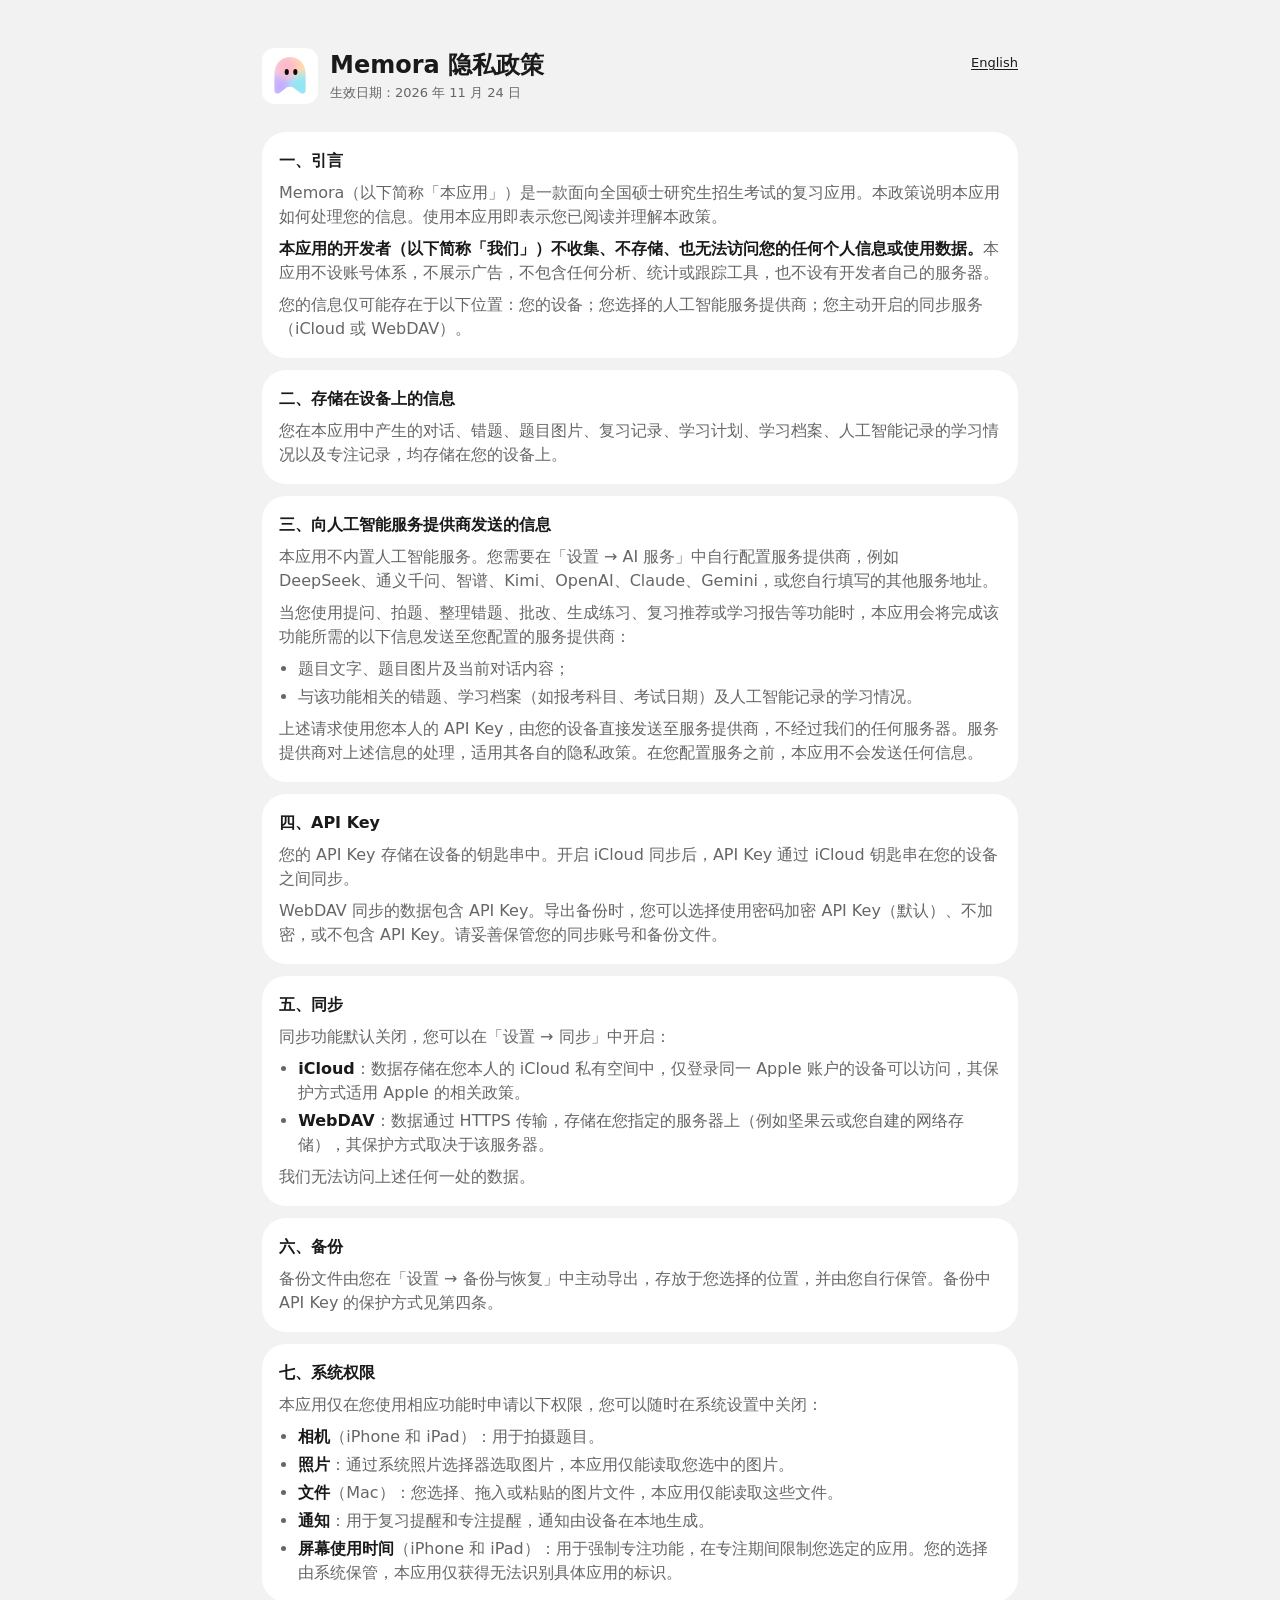
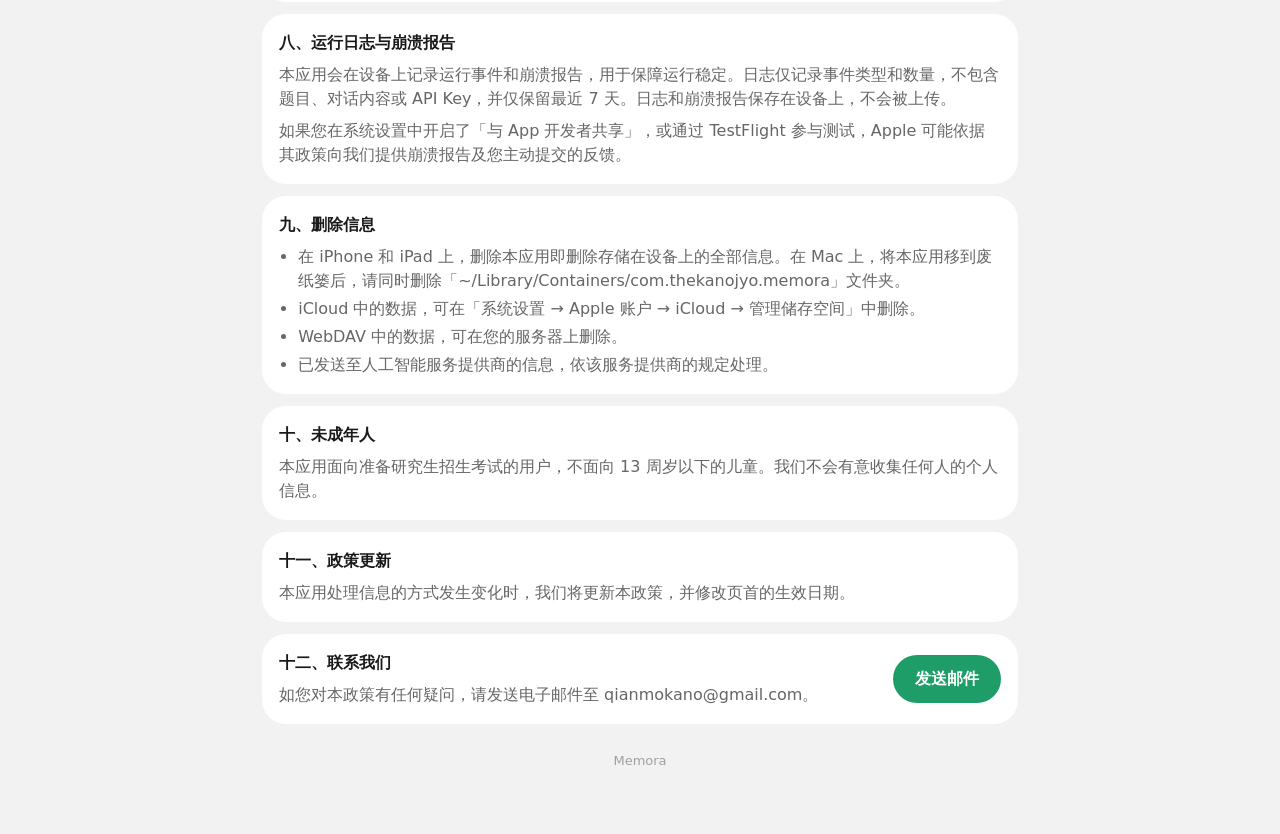
<file: index.html>
<!doctype html>
<html lang="zh-CN">
<head>
<meta charset="utf-8">
<meta name="viewport" content="width=device-width, initial-scale=1">
<meta http-equiv="refresh" content="0; url=/privacy/">
<link rel="icon" href="/icon.svg" type="image/svg+xml">
<title>Memora</title>
</head>
<body><a href="/privacy/">Memora 隐私政策</a></body>
</html>
</file>
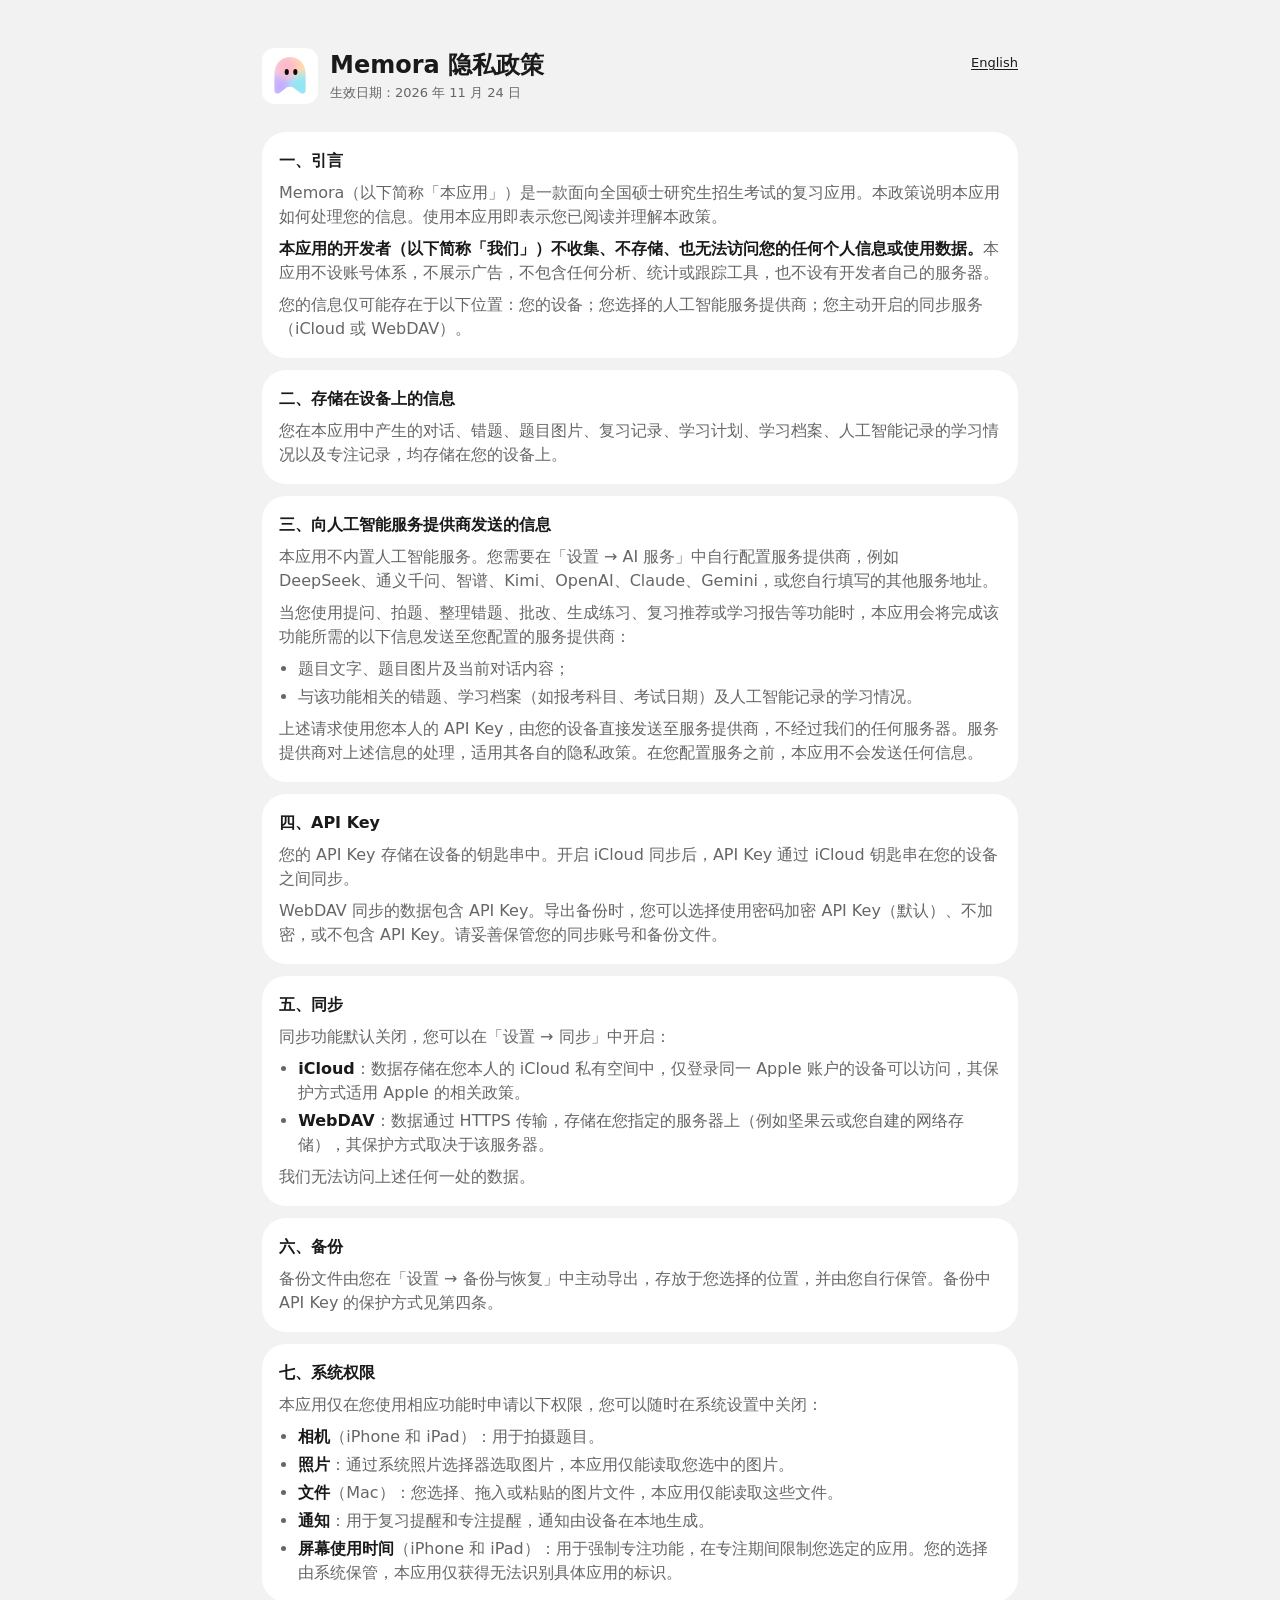
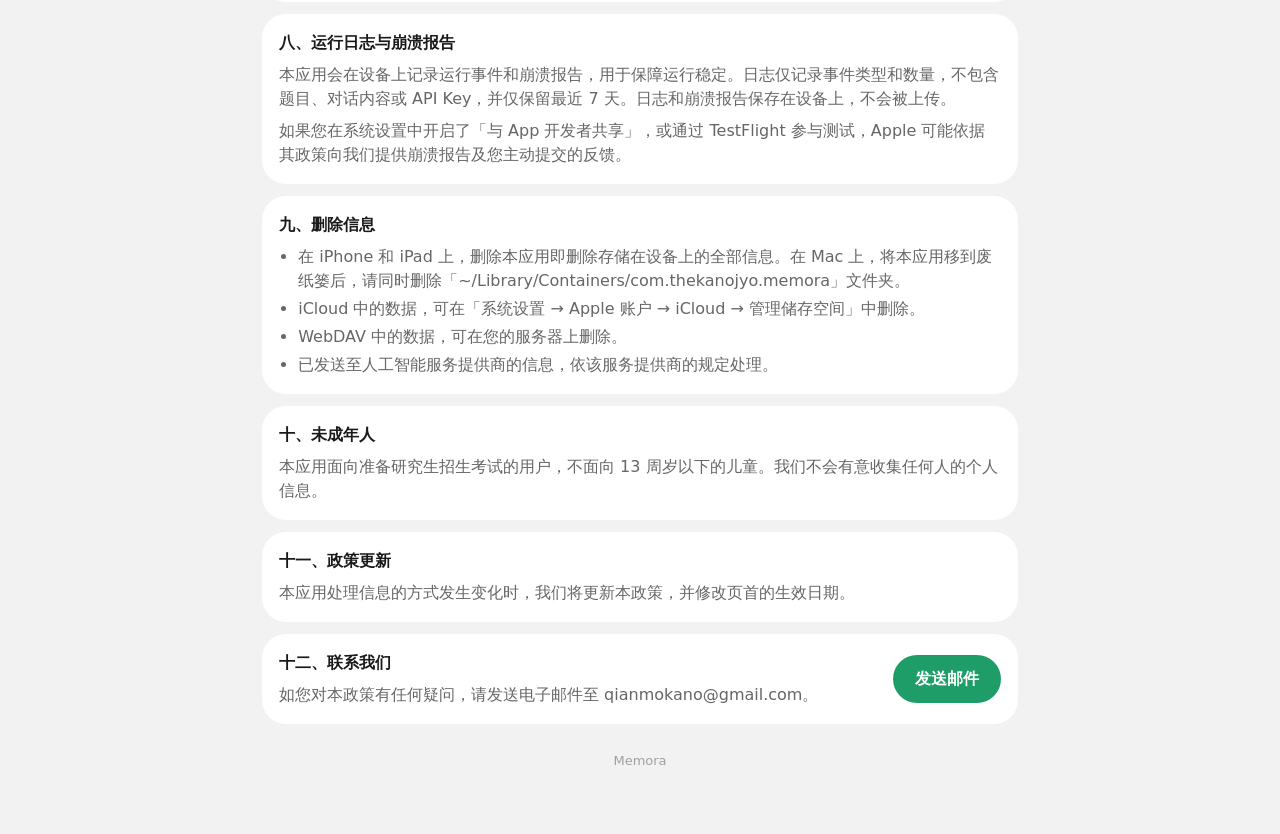
<file: privacy/index.html>
<!doctype html>
<html lang="zh-CN">
<head>
<meta charset="utf-8">
<meta name="viewport" content="width=device-width, initial-scale=1">
<meta name="color-scheme" content="light dark">
<title>Memora 隐私政策</title>
<meta name="description" content="Memora 隐私政策：说明 Memora 如何处理您的信息。">
<link rel="icon" href="/icon.svg" type="image/svg+xml">
<link rel="alternate" hreflang="en" href="/en/privacy/">
<link rel="stylesheet" href="/styles.css">
</head>
<body>
<main>
  <header>
    <img src="/icon.svg" alt="">
    <div class="titles">
      <h1>Memora 隐私政策</h1>
      <p class="caption">生效日期：2026 年 11 月 24 日</p>
    </div>
    <a class="lang" href="/en/privacy/" hreflang="en" lang="en">English</a>
  </header>

  <section>
    <h2>一、引言</h2>
    <p>Memora（以下简称「本应用」）是一款面向全国硕士研究生招生考试的复习应用。本政策说明本应用如何处理您的信息。使用本应用即表示您已阅读并理解本政策。</p>
    <p><strong>本应用的开发者（以下简称「我们」）不收集、不存储、也无法访问您的任何个人信息或使用数据。</strong>本应用不设账号体系，不展示广告，不包含任何分析、统计或跟踪工具，也不设有开发者自己的服务器。</p>
    <p>您的信息仅可能存在于以下位置：您的设备；您选择的人工智能服务提供商；您主动开启的同步服务（iCloud 或 WebDAV）。</p>
  </section>

  <section>
    <h2>二、存储在设备上的信息</h2>
    <p>您在本应用中产生的对话、错题、题目图片、复习记录、学习计划、学习档案、人工智能记录的学习情况以及专注记录，均存储在您的设备上。</p>
  </section>

  <section>
    <h2>三、向人工智能服务提供商发送的信息</h2>
    <p>本应用不内置人工智能服务。您需要在「设置 → AI 服务」中自行配置服务提供商，例如 DeepSeek、通义千问、智谱、Kimi、OpenAI、Claude、Gemini，或您自行填写的其他服务地址。</p>
    <p>当您使用提问、拍题、整理错题、批改、生成练习、复习推荐或学习报告等功能时，本应用会将完成该功能所需的以下信息发送至您配置的服务提供商：</p>
    <ul>
      <li>题目文字、题目图片及当前对话内容；</li>
      <li>与该功能相关的错题、学习档案（如报考科目、考试日期）及人工智能记录的学习情况。</li>
    </ul>
    <p>上述请求使用您本人的 API Key，由您的设备直接发送至服务提供商，不经过我们的任何服务器。服务提供商对上述信息的处理，适用其各自的隐私政策。在您配置服务之前，本应用不会发送任何信息。</p>
  </section>

  <section>
    <h2>四、API Key</h2>
    <p>您的 API Key 存储在设备的钥匙串中。开启 iCloud 同步后，API Key 通过 iCloud 钥匙串在您的设备之间同步。</p>
    <p>WebDAV 同步的数据包含 API Key。导出备份时，您可以选择使用密码加密 API Key（默认）、不加密，或不包含 API Key。请妥善保管您的同步账号和备份文件。</p>
  </section>

  <section>
    <h2>五、同步</h2>
    <p>同步功能默认关闭，您可以在「设置 → 同步」中开启：</p>
    <ul>
      <li><strong>iCloud</strong>：数据存储在您本人的 iCloud 私有空间中，仅登录同一 Apple 账户的设备可以访问，其保护方式适用 Apple 的相关政策。</li>
      <li><strong>WebDAV</strong>：数据通过 HTTPS 传输，存储在您指定的服务器上（例如坚果云或您自建的网络存储），其保护方式取决于该服务器。</li>
    </ul>
    <p>我们无法访问上述任何一处的数据。</p>
  </section>

  <section>
    <h2>六、备份</h2>
    <p>备份文件由您在「设置 → 备份与恢复」中主动导出，存放于您选择的位置，并由您自行保管。备份中 API Key 的保护方式见第四条。</p>
  </section>

  <section>
    <h2>七、系统权限</h2>
    <p>本应用仅在您使用相应功能时申请以下权限，您可以随时在系统设置中关闭：</p>
    <ul>
      <li><strong>相机</strong>（iPhone 和 iPad）：用于拍摄题目。</li>
      <li><strong>照片</strong>：通过系统照片选择器选取图片，本应用仅能读取您选中的图片。</li>
      <li><strong>文件</strong>（Mac）：您选择、拖入或粘贴的图片文件，本应用仅能读取这些文件。</li>
      <li><strong>通知</strong>：用于复习提醒和专注提醒，通知由设备在本地生成。</li>
      <li><strong>屏幕使用时间</strong>（iPhone 和 iPad）：用于强制专注功能，在专注期间限制您选定的应用。您的选择由系统保管，本应用仅获得无法识别具体应用的标识。</li>
    </ul>
  </section>

  <section>
    <h2>八、运行日志与崩溃报告</h2>
    <p>本应用会在设备上记录运行事件和崩溃报告，用于保障运行稳定。日志仅记录事件类型和数量，不包含题目、对话内容或 API Key，并仅保留最近 7 天。日志和崩溃报告保存在设备上，不会被上传。</p>
    <p>如果您在系统设置中开启了「与 App 开发者共享」，或通过 TestFlight 参与测试，Apple 可能依据其政策向我们提供崩溃报告及您主动提交的反馈。</p>
  </section>

  <section>
    <h2>九、删除信息</h2>
    <ul>
      <li>在 iPhone 和 iPad 上，删除本应用即删除存储在设备上的全部信息。在 Mac 上，将本应用移到废纸篓后，请同时删除「~/Library/Containers/com.thekanojyo.memora」文件夹。</li>
      <li>iCloud 中的数据，可在「系统设置 → Apple 账户 → iCloud → 管理储存空间」中删除。</li>
      <li>WebDAV 中的数据，可在您的服务器上删除。</li>
      <li>已发送至人工智能服务提供商的信息，依该服务提供商的规定处理。</li>
    </ul>
  </section>

  <section>
    <h2>十、未成年人</h2>
    <p>本应用面向准备研究生招生考试的用户，不面向 13 周岁以下的儿童。我们不会有意收集任何人的个人信息。</p>
  </section>

  <section>
    <h2>十一、政策更新</h2>
    <p>本应用处理信息的方式发生变化时，我们将更新本政策，并修改页首的生效日期。</p>
  </section>

  <section class="contact">
    <div>
      <h2>十二、联系我们</h2>
      <p>如您对本政策有任何疑问，请发送电子邮件至 qianmokano@gmail.com。</p>
    </div>
    <a class="button" href="mailto:qianmokano@gmail.com">发送邮件</a>
  </section>

  <footer>Memora</footer>
</main>
</body>
</html>
</file>
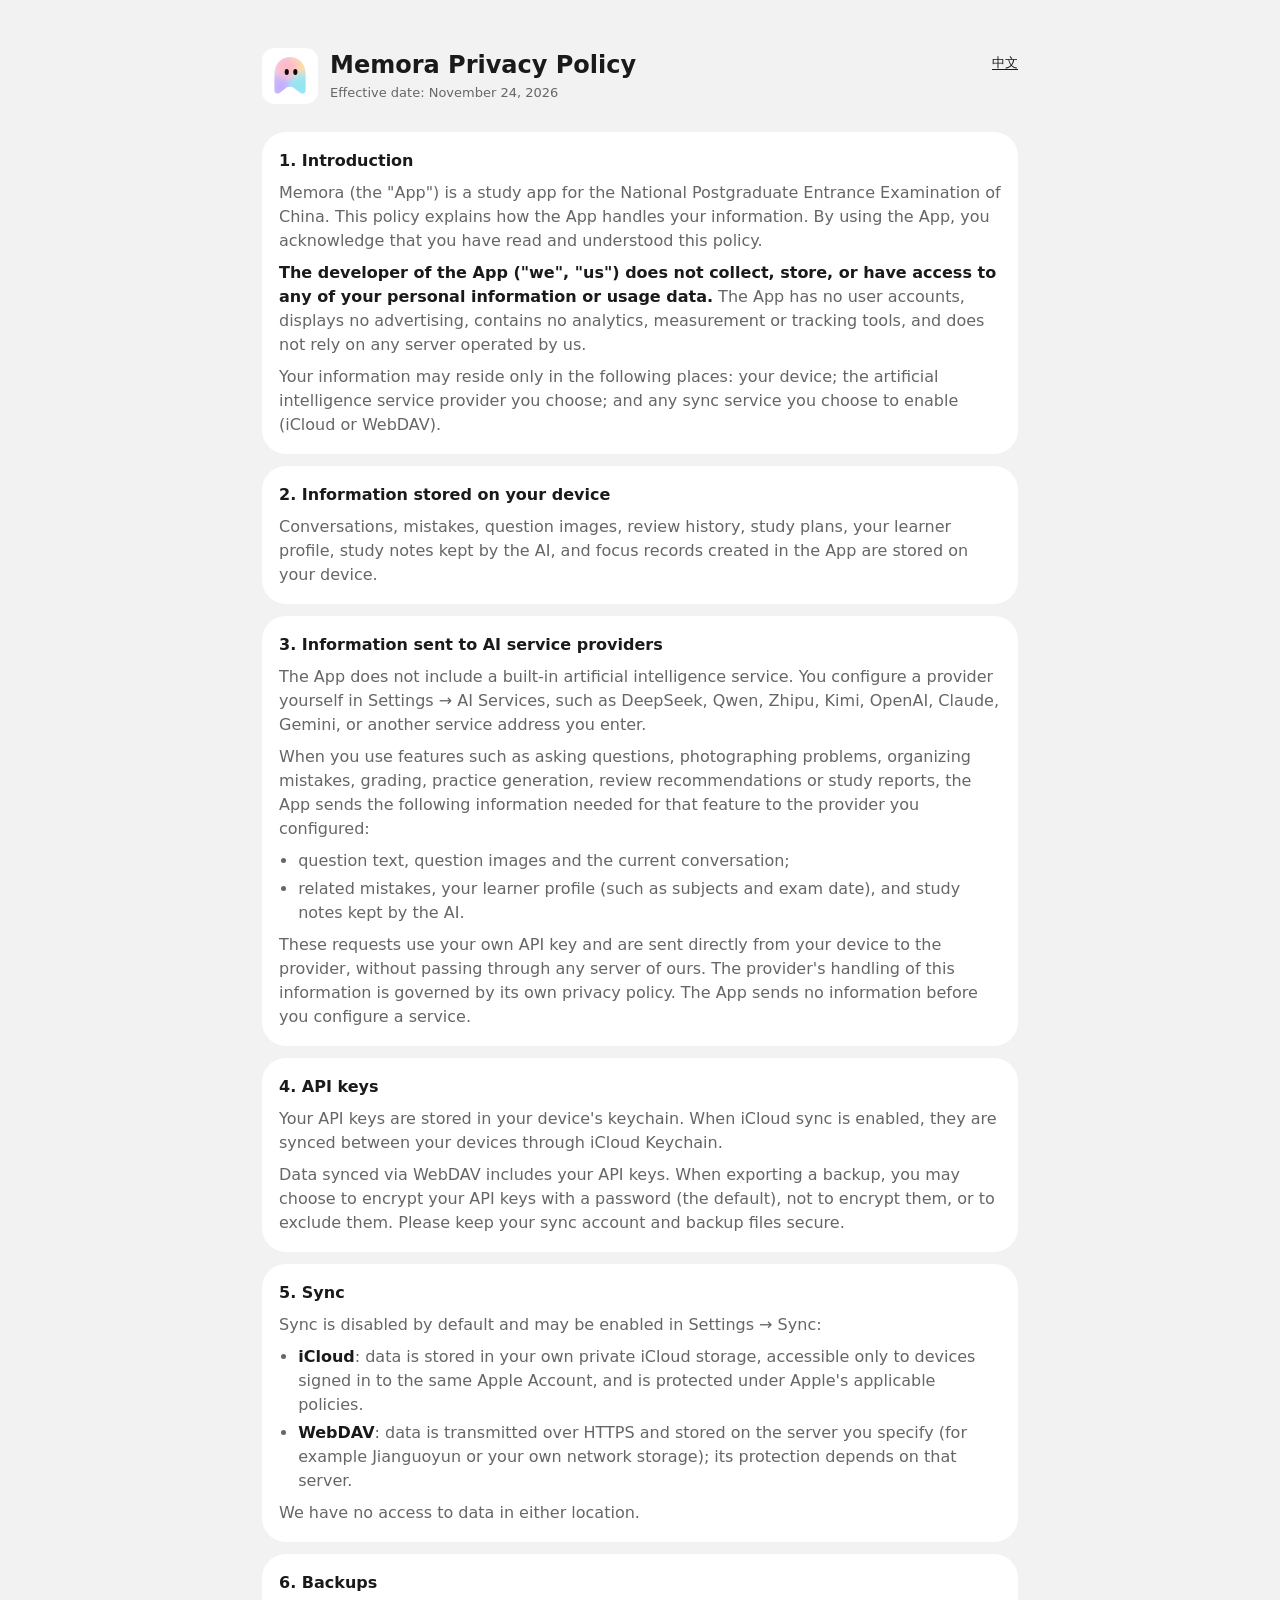
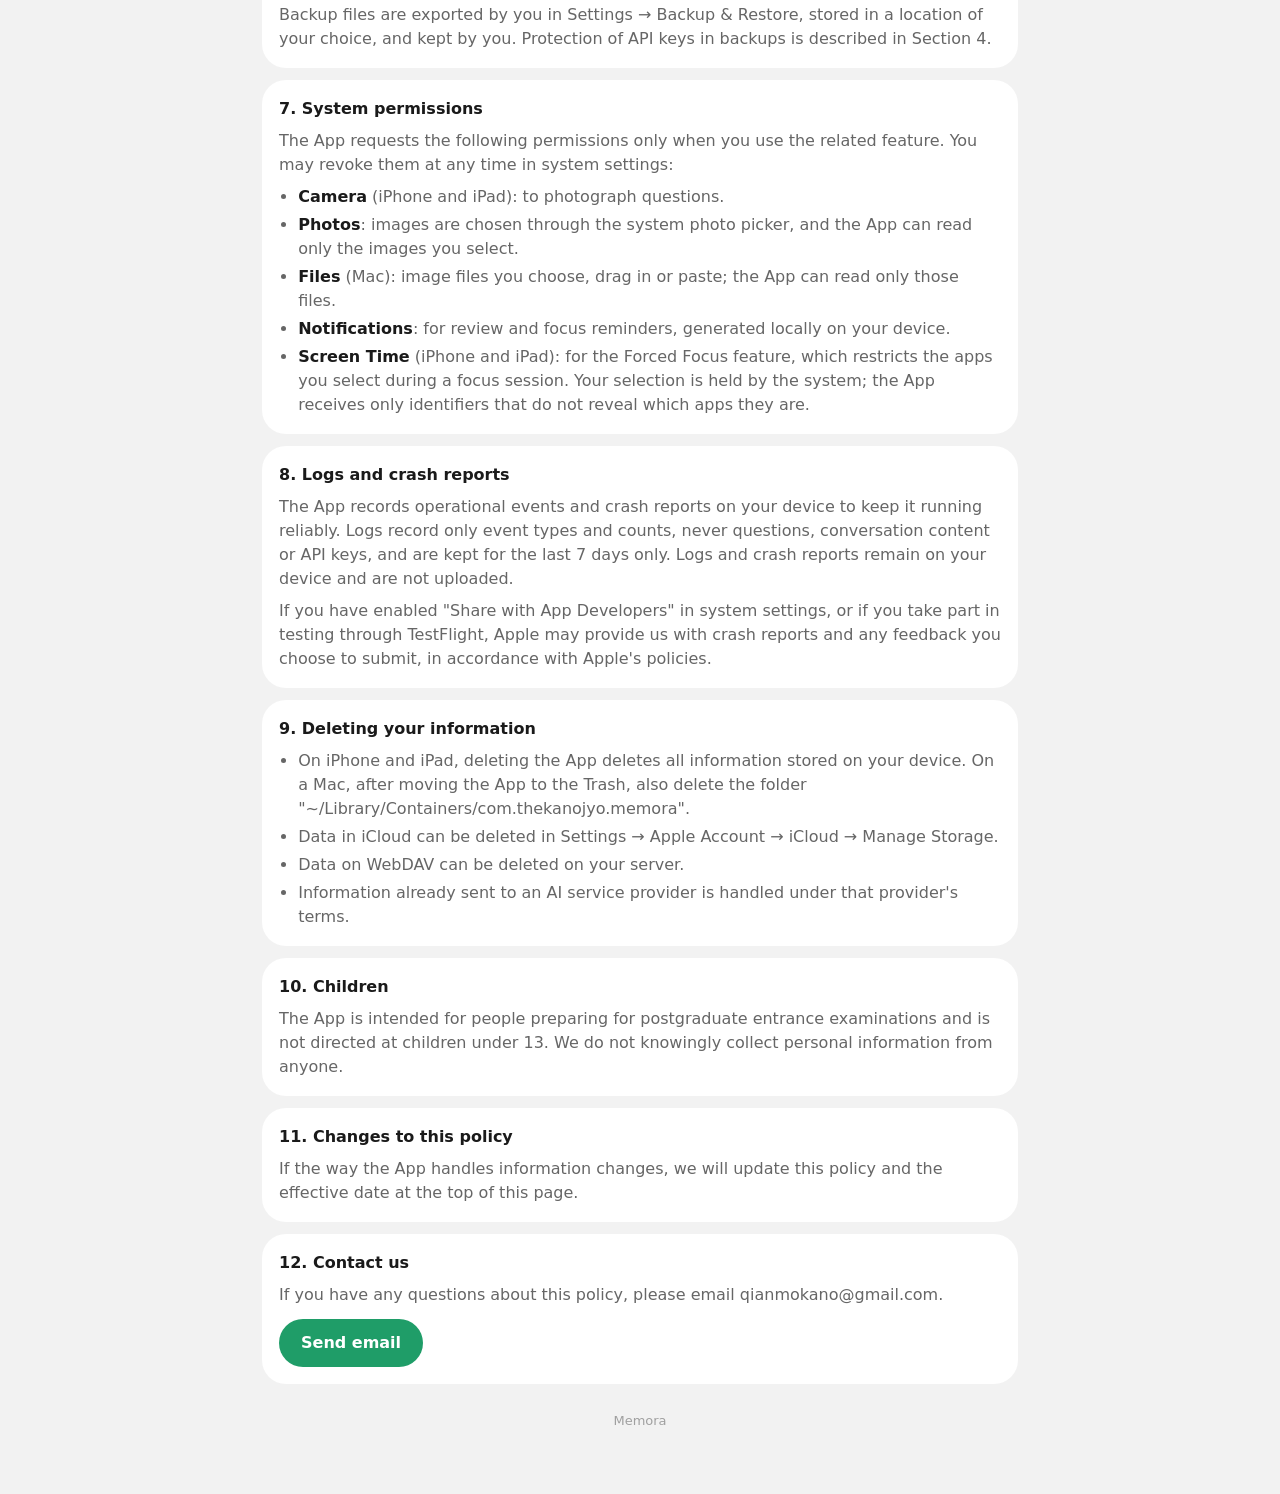
<file: en/privacy/index.html>
<!doctype html>
<html lang="en">
<head>
<meta charset="utf-8">
<meta name="viewport" content="width=device-width, initial-scale=1">
<meta name="color-scheme" content="light dark">
<title>Memora Privacy Policy</title>
<meta name="description" content="Memora Privacy Policy: how Memora handles your information.">
<link rel="icon" href="/icon.svg" type="image/svg+xml">
<link rel="alternate" hreflang="zh-CN" href="/privacy/">
<link rel="stylesheet" href="/styles.css">
</head>
<body>
<main>
  <header>
    <img src="/icon.svg" alt="">
    <div class="titles">
      <h1>Memora Privacy Policy</h1>
      <p class="caption">Effective date: November 24, 2026</p>
    </div>
    <a class="lang" href="/privacy/" hreflang="zh-CN" lang="zh-CN">中文</a>
  </header>

  <section>
    <h2>1. Introduction</h2>
    <p>Memora (the "App") is a study app for the National Postgraduate Entrance Examination of China. This policy explains how the App handles your information. By using the App, you acknowledge that you have read and understood this policy.</p>
    <p><strong>The developer of the App ("we", "us") does not collect, store, or have access to any of your personal information or usage data.</strong> The App has no user accounts, displays no advertising, contains no analytics, measurement or tracking tools, and does not rely on any server operated by us.</p>
    <p>Your information may reside only in the following places: your device; the artificial intelligence service provider you choose; and any sync service you choose to enable (iCloud or WebDAV).</p>
  </section>

  <section>
    <h2>2. Information stored on your device</h2>
    <p>Conversations, mistakes, question images, review history, study plans, your learner profile, study notes kept by the AI, and focus records created in the App are stored on your device.</p>
  </section>

  <section>
    <h2>3. Information sent to AI service providers</h2>
    <p>The App does not include a built-in artificial intelligence service. You configure a provider yourself in Settings → AI Services, such as DeepSeek, Qwen, Zhipu, Kimi, OpenAI, Claude, Gemini, or another service address you enter.</p>
    <p>When you use features such as asking questions, photographing problems, organizing mistakes, grading, practice generation, review recommendations or study reports, the App sends the following information needed for that feature to the provider you configured:</p>
    <ul>
      <li>question text, question images and the current conversation;</li>
      <li>related mistakes, your learner profile (such as subjects and exam date), and study notes kept by the AI.</li>
    </ul>
    <p>These requests use your own API key and are sent directly from your device to the provider, without passing through any server of ours. The provider's handling of this information is governed by its own privacy policy. The App sends no information before you configure a service.</p>
  </section>

  <section>
    <h2>4. API keys</h2>
    <p>Your API keys are stored in your device's keychain. When iCloud sync is enabled, they are synced between your devices through iCloud Keychain.</p>
    <p>Data synced via WebDAV includes your API keys. When exporting a backup, you may choose to encrypt your API keys with a password (the default), not to encrypt them, or to exclude them. Please keep your sync account and backup files secure.</p>
  </section>

  <section>
    <h2>5. Sync</h2>
    <p>Sync is disabled by default and may be enabled in Settings → Sync:</p>
    <ul>
      <li><strong>iCloud</strong>: data is stored in your own private iCloud storage, accessible only to devices signed in to the same Apple Account, and is protected under Apple's applicable policies.</li>
      <li><strong>WebDAV</strong>: data is transmitted over HTTPS and stored on the server you specify (for example Jianguoyun or your own network storage); its protection depends on that server.</li>
    </ul>
    <p>We have no access to data in either location.</p>
  </section>

  <section>
    <h2>6. Backups</h2>
    <p>Backup files are exported by you in Settings → Backup &amp; Restore, stored in a location of your choice, and kept by you. Protection of API keys in backups is described in Section 4.</p>
  </section>

  <section>
    <h2>7. System permissions</h2>
    <p>The App requests the following permissions only when you use the related feature. You may revoke them at any time in system settings:</p>
    <ul>
      <li><strong>Camera</strong> (iPhone and iPad): to photograph questions.</li>
      <li><strong>Photos</strong>: images are chosen through the system photo picker, and the App can read only the images you select.</li>
      <li><strong>Files</strong> (Mac): image files you choose, drag in or paste; the App can read only those files.</li>
      <li><strong>Notifications</strong>: for review and focus reminders, generated locally on your device.</li>
      <li><strong>Screen Time</strong> (iPhone and iPad): for the Forced Focus feature, which restricts the apps you select during a focus session. Your selection is held by the system; the App receives only identifiers that do not reveal which apps they are.</li>
    </ul>
  </section>

  <section>
    <h2>8. Logs and crash reports</h2>
    <p>The App records operational events and crash reports on your device to keep it running reliably. Logs record only event types and counts, never questions, conversation content or API keys, and are kept for the last 7 days only. Logs and crash reports remain on your device and are not uploaded.</p>
    <p>If you have enabled "Share with App Developers" in system settings, or if you take part in testing through TestFlight, Apple may provide us with crash reports and any feedback you choose to submit, in accordance with Apple's policies.</p>
  </section>

  <section>
    <h2>9. Deleting your information</h2>
    <ul>
      <li>On iPhone and iPad, deleting the App deletes all information stored on your device. On a Mac, after moving the App to the Trash, also delete the folder "~/Library/Containers/com.thekanojyo.memora".</li>
      <li>Data in iCloud can be deleted in Settings → Apple Account → iCloud → Manage Storage.</li>
      <li>Data on WebDAV can be deleted on your server.</li>
      <li>Information already sent to an AI service provider is handled under that provider's terms.</li>
    </ul>
  </section>

  <section>
    <h2>10. Children</h2>
    <p>The App is intended for people preparing for postgraduate entrance examinations and is not directed at children under 13. We do not knowingly collect personal information from anyone.</p>
  </section>

  <section>
    <h2>11. Changes to this policy</h2>
    <p>If the way the App handles information changes, we will update this policy and the effective date at the top of this page.</p>
  </section>

  <section class="contact">
    <div>
      <h2>12. Contact us</h2>
      <p>If you have any questions about this policy, please email qianmokano@gmail.com.</p>
    </div>
    <a class="button" href="mailto:qianmokano@gmail.com">Send email</a>
  </section>

  <footer>Memora</footer>
</main>
</body>
</html>
</file>
<file: styles.css>
/* Tokens copied from memora/docs/design-demo.html, which follows memora/Memora/Design/ (Palette, Metrics,
   Typography). docs/DESIGN.md in the memora repo is the standard: change both together. */
:root {
  --ink: #1a1a1a; --ink-secondary: #666666; --ink-tertiary: #a0a0a0;
  --page: #f2f2f2; --card: #ffffff; --card-edge: transparent; --hairline: rgba(0,0,0,.08);
  --brand: #1f9d68; --on-brand: #ffffff; --accent: var(--ink);
  --r-panel: 24px; --r-small: 10px;
  --gap-page: 20px; --gap-card: 16px; --gap-row: 12px; --gap-tight: 8px;
  --width-reading: 756px;
  --font: -apple-system, "SF Pro Text", "PingFang SC", "Hiragino Sans GB", system-ui, sans-serif;
  color-scheme: light dark;
}
@media (prefers-color-scheme: dark) {
  :root { --ink: #ffffff; --ink-secondary: #ababab; --ink-tertiary: #8e8e93;
    --page: #000000; --card: #1c1c1e; --hairline: rgba(255,255,255,.14); --card-edge: var(--hairline);
    --brand: #24915f; }
}
@media (prefers-contrast: more) {
  :root { --brand: #1a8558; --ink-tertiary: #6d6d6d; --hairline: rgba(0,0,0,.16); }
}
@media (prefers-contrast: more) and (prefers-color-scheme: dark) {
  :root { --ink-tertiary: #8e8e93; --hairline: rgba(255,255,255,.28); }
}

* { box-sizing: border-box; }
html { -webkit-text-size-adjust: 100%; }
body {
  margin: 0; background: var(--page); color: var(--ink);
  font: 400 16px/1.5 var(--font); -webkit-font-smoothing: antialiased;
}
main { max-width: calc(var(--width-reading) + 2 * var(--gap-page)); margin: 0 auto;
  padding: 48px var(--gap-page) 64px; }

header { display: flex; align-items: center; gap: var(--gap-row); margin-bottom: 28px; }
header img { width: 56px; height: 56px; flex: none; }
header .titles { flex: 1; min-width: 0; }
h1 { font-size: 24px; line-height: 1.2; font-weight: 600; margin: 0; }
.caption { font-size: 13px; line-height: 1.35; color: var(--ink-secondary); margin: 4px 0 0; }
.lang { font-size: 13px; line-height: 1.35; align-self: flex-start; padding-top: 6px; white-space: nowrap; }

a { color: var(--accent); text-decoration: underline; text-underline-offset: 2px; }

section { background: var(--card); border: 1px solid var(--card-edge); border-radius: var(--r-panel);
  padding: var(--gap-card); margin-bottom: var(--gap-row); }
h2 { font-size: 16px; line-height: 1.5; font-weight: 600; margin: 0 0 var(--gap-tight); }
section p, section li { color: var(--ink-secondary); margin: 0; }
section p + p, section p + ul, section ul + p { margin-top: var(--gap-tight); }
section ul { margin: 0; padding-left: 1.2em; }
section li + li { margin-top: 4px; }
strong { color: var(--ink); font-weight: 600; }

.contact { display: flex; flex-wrap: wrap; align-items: center; justify-content: space-between; gap: var(--gap-row); }
.button { display: inline-block; background: var(--brand); color: var(--on-brand); text-decoration: none;
  font-weight: 600; padding: 12px 22px; border-radius: 999px; }
.button:focus-visible, a:focus-visible { outline: 2px solid var(--ink); outline-offset: 2px; }

footer { font-size: 13px; line-height: 1.35; color: var(--ink-tertiary); text-align: center; margin-top: 28px; }
</file>
